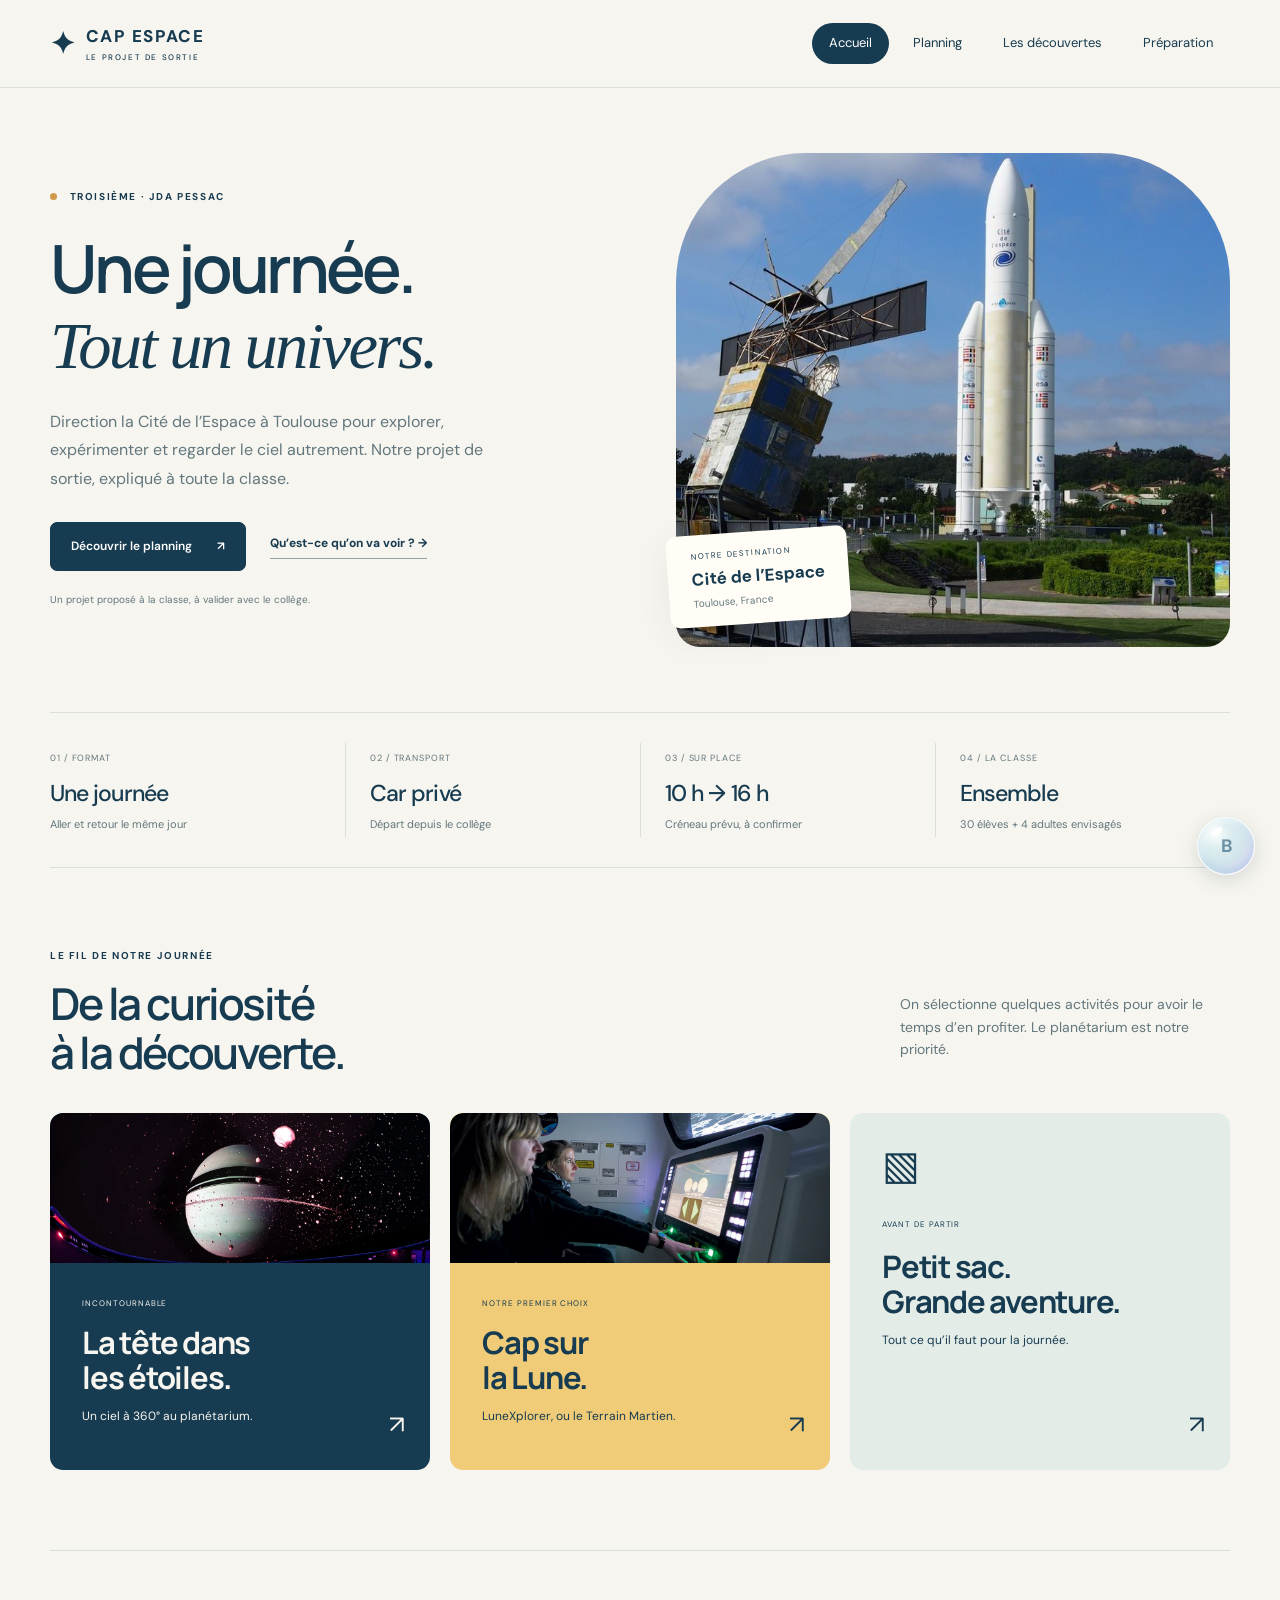
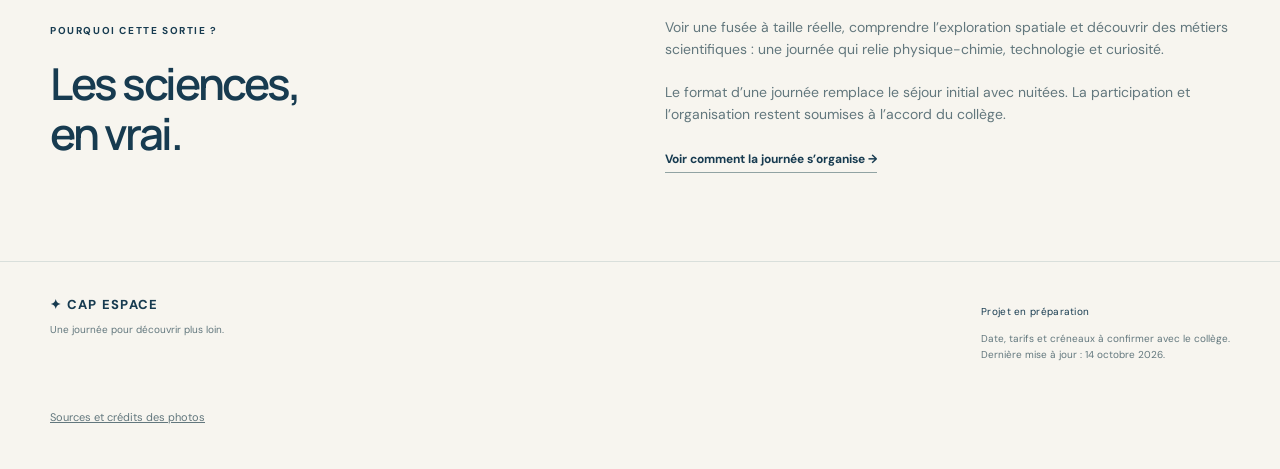
<file: index.html>
<!doctype html><html lang="fr"><head><meta charset="utf-8"><meta name="viewport" content="width=device-width,initial-scale=1"><meta name="theme-color" content="#f7f5ef"><meta name="description" content="Le projet de sortie de troisième à la Cité de l’Espace depuis Pessac : planning, activités et préparation."><title>Accueil · Cap Espace</title><link rel="stylesheet" href="style.css"><script defer src="app.js"></script></head><body><a class="skip" href="#main">Aller au contenu</a><header><div class="header-inner"><a class="brand" href="index.html"><span class="brand-icon">✦</span> CAP ESPACE<span class="brand-sub">LE PROJET DE SORTIE</span></a><button class="menu-toggle" aria-label="Ouvrir la navigation" aria-expanded="false">☰</button><nav aria-label="Navigation principale"><a href="index.html" aria-current="page" >Accueil</a><a href="planning.html" >Planning</a><a href="lieux.html" >Les découvertes</a><a href="preparation.html" >Préparation</a></nav></div></header><main id="main"><section class="hero wrap"><div class="hero-copy"><span class="eyebrow"><span class="dot"></span> TROISIÈME · JDA PESSAC</span><h1>Une journée.<br><em>Tout un univers.</em></h1><p class="lead">Direction la Cité de l’Espace à Toulouse pour explorer, expérimenter et regarder le ciel autrement. Notre projet de sortie, expliqué à toute la classe.</p><div class="actions"><a class="btn primary" href="planning.html">Découvrir le planning <span>↗</span></a><a class="text-link" href="lieux.html">Qu’est-ce qu’on va voir ? →</a></div><p class="small-note">Un projet proposé à la classe, à valider avec le collège.</p></div><div class="hero-art"><img class="hero-photo" src="assets/ariane.jpg" width="1200" height="675" alt="Ariane 5 et les jardins de la Cité de l’Espace" fetchpriority="high" decoding="async"><div class="art-label"><span>NOTRE DESTINATION</span><strong>Cité de l’Espace</strong><span>Toulouse, France</span></div></div></section><section class="facts wrap" aria-label="La sortie en bref"><div><span>01 / FORMAT</span><strong>Une journée</strong><p>Aller et retour le même jour</p></div><div><span>02 / TRANSPORT</span><strong>Car privé</strong><p>Départ depuis le collège</p></div><div><span>03 / SUR PLACE</span><strong>10 h → 16 h</strong><p>Créneau prévu, à confirmer</p></div><div><span>04 / LA CLASSE</span><strong>Ensemble</strong><p>30 élèves + 4 adultes envisagés</p></div></section><section class="wrap section"><div class="section-title"><span class="eyebrow">LE FIL DE NOTRE JOURNÉE</span><h2>De la curiosité<br>à la découverte.</h2><p>On sélectionne quelques activités pour avoir le temps d’en profiter. Le planétarium est notre priorité.</p></div><div class="feature-grid"><a href="lieux.html#planetarium" class="feature navy"><img class="feature-photo" src="assets/planetarium.webp" alt="Le public sous le ciel du planétarium" loading="lazy" decoding="async"><span class="tag">INCONTOURNABLE</span><h3>La tête dans<br>les étoiles.</h3><p>Un ciel à 360° au planétarium.</p><span class="arrow">↗</span></a><a href="lieux.html#lunexplorer" class="feature yellow"><img class="feature-photo" src="assets/lunexplorer.jpg" alt="Les commandes d’une capsule LuneXplorer" loading="lazy" decoding="async"><span class="tag">NOTRE PREMIER CHOIX</span><h3>Cap sur<br>la Lune.</h3><p>LuneXplorer, ou le Terrain Martien.</p><span class="arrow">↗</span></a><a href="preparation.html" class="feature pale"><span class="feature-symbol">▧</span><span class="tag">AVANT DE PARTIR</span><h3>Petit sac.<br>Grande aventure.</h3><p>Tout ce qu’il faut pour la journée.</p><span class="arrow">↗</span></a></div></section><section class="wrap mission"><div><span class="eyebrow">POURQUOI CETTE SORTIE ?</span><h2>Les sciences,<br>en vrai.</h2></div><div><p>Voir une fusée à taille réelle, comprendre l’exploration spatiale et découvrir des métiers scientifiques : une journée qui relie physique-chimie, technologie et curiosité.</p><p>Le format d’une journée remplace le séjour initial avec nuitées. La participation et l’organisation restent soumises à l’accord du collège.</p><a class="text-link" href="planning.html">Voir comment la journée s’organise →</a></div></section></main><footer><div><a class="brand footer-brand" href="index.html">✦ CAP ESPACE</a><p>Une journée pour découvrir plus loin.</p></div><div><span class="footer-status">Projet en préparation</span><p>Date, tarifs et créneaux à confirmer avec le collège.<br>Dernière mise à jour : 14 octobre 2026.</p></div><p class="photo-credits-link"><a href="https://github.com/Bullyinventif/voyage-cite-espace/blob/main/PHOTOS.md" target="_blank" rel="noopener">Sources et crédits des photos</a></p></footer><a class="bubble" href="https://bubble-site.fr" aria-label="Ouvrir Bubble Site"><span class="bubble-shine"></span><span class="bubble-label">B</span><span class="bubble-tip">Un petit détour par Bubble Site ?</span></a><div id="pop-particles" aria-hidden="true"></div></body></html>
</file>
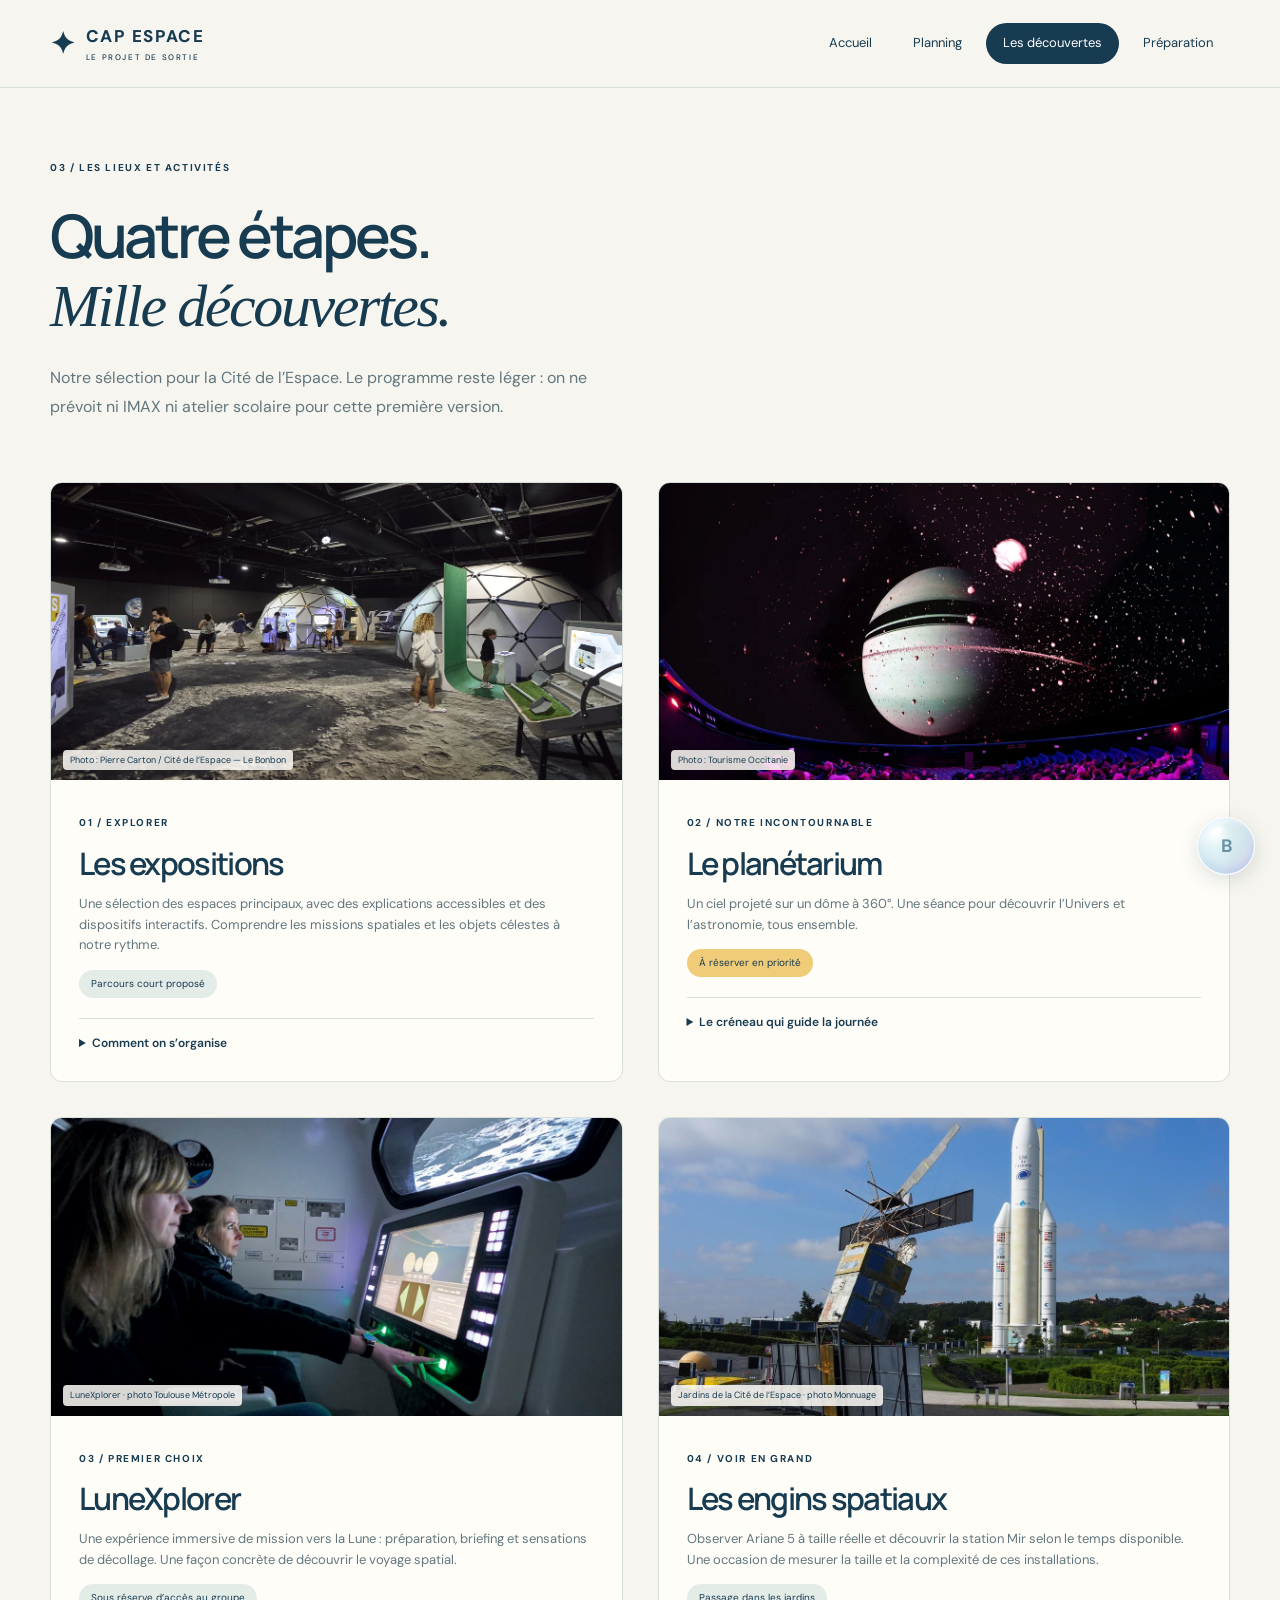
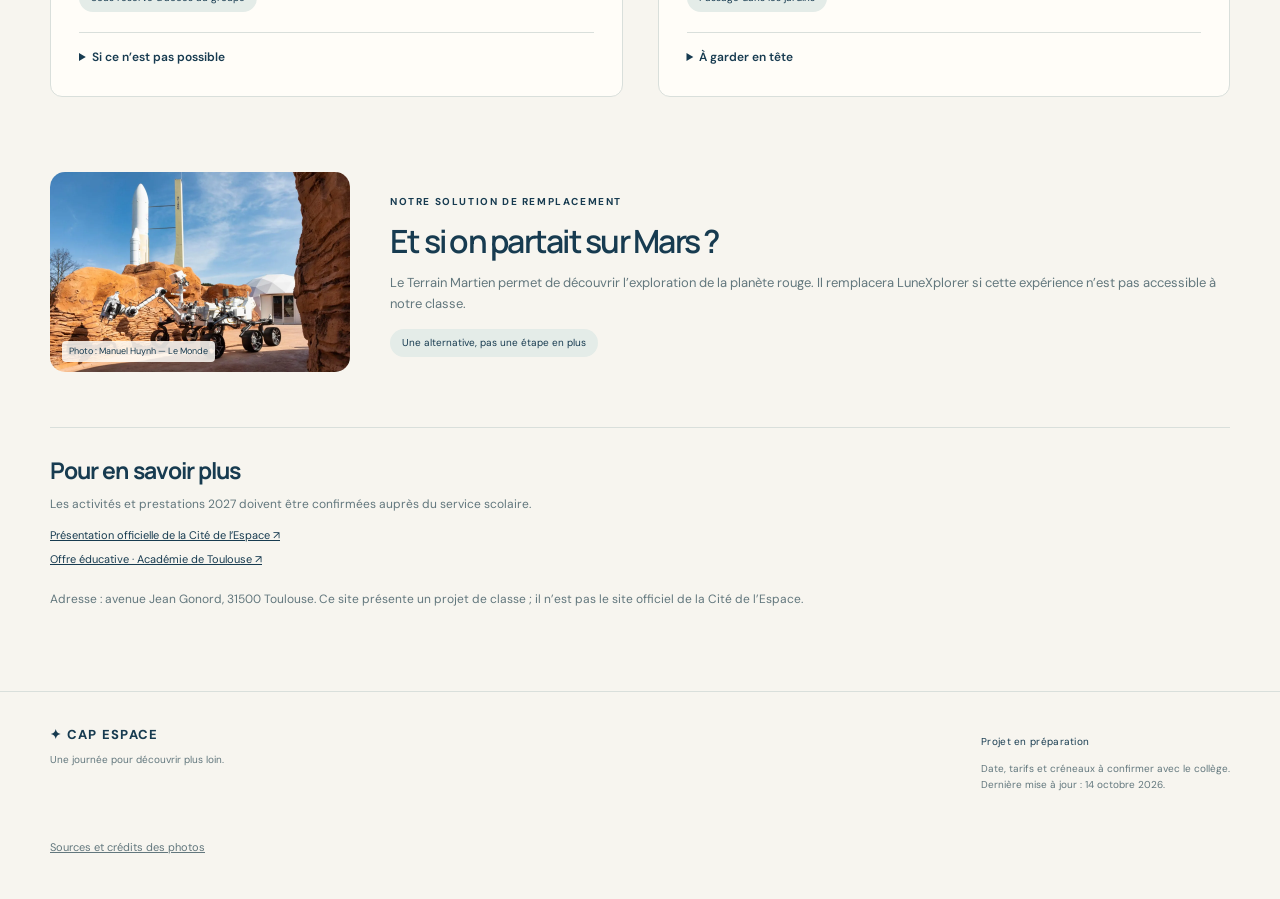
<file: lieux.html>
<!doctype html><html lang="fr"><head><meta charset="utf-8"><meta name="viewport" content="width=device-width,initial-scale=1"><meta name="theme-color" content="#f7f5ef"><meta name="description" content="Le projet de sortie de troisième à la Cité de l’Espace depuis Pessac : planning, activités et préparation."><title>Lieux et activités · Cap Espace</title><link rel="stylesheet" href="style.css"><script defer src="app.js"></script></head><body><a class="skip" href="#main">Aller au contenu</a><header><div class="header-inner"><a class="brand" href="index.html"><span class="brand-icon">✦</span> CAP ESPACE<span class="brand-sub">LE PROJET DE SORTIE</span></a><button class="menu-toggle" aria-label="Ouvrir la navigation" aria-expanded="false">☰</button><nav aria-label="Navigation principale"><a href="index.html" >Accueil</a><a href="planning.html" >Planning</a><a href="lieux.html" aria-current="page" >Les découvertes</a><a href="preparation.html" >Préparation</a></nav></div></header><main id="main"><section class="wrap page-heading"><span class="eyebrow">03 / LES LIEUX ET ACTIVITÉS</span><h1>Quatre étapes.<br><em>Mille découvertes.</em></h1><p class="lead">Notre sélection pour la Cité de l’Espace. Le programme reste léger : on ne prévoit ni IMAX ni atelier scolaire pour cette première version.</p></section><section class="wrap discovery-grid"><article id="expositions" class="discovery"><div class="discovery-media photo"><img src="assets/expositions.webp" width="1200" height="675" alt="Les décors lunaires et les bornes des expositions" loading="lazy" decoding="async"><span class="image-caption">Photo : Pierre Carton / Cité de l’Espace — Le Bonbon</span></div><div class="discovery-body"><span class="eyebrow">01 / EXPLORER</span><h2>Les expositions</h2><p>Une sélection des espaces principaux, avec des explications accessibles et des dispositifs interactifs. Comprendre les missions spatiales et les objets célestes à notre rythme.</p><span class="pill">Parcours court proposé</span><details><summary>Comment on s’organise</summary><p>Un parcours préparé avec les enseignants, en petits groupes encadrés. Les espaces exacts seront choisis selon les expositions ouvertes le jour de la sortie.</p></details></div></article><article id="planetarium" class="discovery"><div class="discovery-media photo"><img src="assets/planetarium.webp" width="1200" height="675" alt="Le public assis sous le dôme du planétarium" loading="lazy" decoding="async"><span class="image-caption">Photo : Tourisme Occitanie</span></div><div class="discovery-body"><span class="eyebrow">02 / NOTRE INCONTOURNABLE</span><h2>Le planétarium</h2><p>Un ciel projeté sur un dôme à 360°. Une séance pour découvrir l’Univers et l’astronomie, tous ensemble.</p><span class="pill priority">À réserver en priorité</span><details><summary>Le créneau qui guide la journée</summary><p>La séance proposée au groupe et sa durée sont à confirmer. Le planning s’organisera autour de cet horaire, avec le temps nécessaire pour entrer et s’installer.</p></details></div></article><article id="lunexplorer" class="discovery"><div class="discovery-media photo"><img src="assets/lunexplorer.jpg" alt="Une capsule et ses commandes dans LuneXplorer" loading="lazy"><span class="image-caption">LuneXplorer · photo Toulouse Métropole</span></div><div class="discovery-body"><span class="eyebrow">03 / PREMIER CHOIX</span><h2>LuneXplorer</h2><p>Une expérience immersive de mission vers la Lune : préparation, briefing et sensations de décollage. Une façon concrète de découvrir le voyage spatial.</p><span class="pill">Sous réserve d’accès au groupe</span><details><summary>Si ce n’est pas possible</summary><p>Le Terrain Martien remplace LuneXplorer. On confirmera les conditions d’accès, le passage du groupe et le temps d’attente avant de fixer le programme.</p></details></div></article><article id="engins" class="discovery"><div class="discovery-media photo"><img src="assets/ariane.jpg" alt="La réplique d’Ariane 5 et un objet spatial dans les jardins de la Cité de l’Espace" loading="lazy"><span class="image-caption">Jardins de la Cité de l’Espace · photo Monnuage</span></div><div class="discovery-body"><span class="eyebrow">04 / VOIR EN GRAND</span><h2>Les engins spatiaux</h2><p>Observer Ariane 5 à taille réelle et découvrir la station Mir selon le temps disponible. Une occasion de mesurer la taille et la complexité de ces installations.</p><span class="pill">Passage dans les jardins</span><details><summary>À garder en tête</summary><p>Ariane 5 est une réplique exposée, pas une attraction dans laquelle on décolle. La visite des modules de Mir dépendra des accès ouverts.</p></details></div></article></section><section id="mars" class="wrap mars-option"><div class="mars-art"><img src="assets/mars.webp" width="1200" height="800" alt="Les rovers sur le Terrain Martien avec Ariane 5 au fond" loading="lazy" decoding="async"><span class="image-caption">Photo : Manuel Huynh — Le Monde</span></div><div><span class="eyebrow">NOTRE SOLUTION DE REMPLACEMENT</span><h2>Et si on partait sur Mars ?</h2><p>Le Terrain Martien permet de découvrir l’exploration de la planète rouge. Il remplacera LuneXplorer si cette expérience n’est pas accessible à notre classe.</p><span class="pill">Une alternative, pas une étape en plus</span></div></section><section class="wrap sources"><h3>Pour en savoir plus</h3><p>Les activités et prestations 2027 doivent être confirmées auprès du service scolaire.</p><a href="https://metropole.toulouse.fr/annuaire/cite-de-lespace" target="_blank" rel="noopener">Présentation officielle de la Cité de l’Espace ↗</a><a href="https://pedagogie.ac-toulouse.fr/daac/cite-de-lespace-toulouse" target="_blank" rel="noopener">Offre éducative · Académie de Toulouse ↗</a><p class="small-note">Adresse : avenue Jean Gonord, 31500 Toulouse. Ce site présente un projet de classe ; il n’est pas le site officiel de la Cité de l’Espace.</p></section></main><footer><div><a class="brand footer-brand" href="index.html">✦ CAP ESPACE</a><p>Une journée pour découvrir plus loin.</p></div><div><span class="footer-status">Projet en préparation</span><p>Date, tarifs et créneaux à confirmer avec le collège.<br>Dernière mise à jour : 14 octobre 2026.</p></div><p class="photo-credits-link"><a href="https://github.com/Bullyinventif/voyage-cite-espace/blob/main/PHOTOS.md" target="_blank" rel="noopener">Sources et crédits des photos</a></p></footer><a class="bubble" href="https://bubble-site.fr" aria-label="Ouvrir Bubble Site"><span class="bubble-shine"></span><span class="bubble-label">B</span><span class="bubble-tip">Un petit détour par Bubble Site ?</span></a><div id="pop-particles" aria-hidden="true"></div></body></html>
</file>
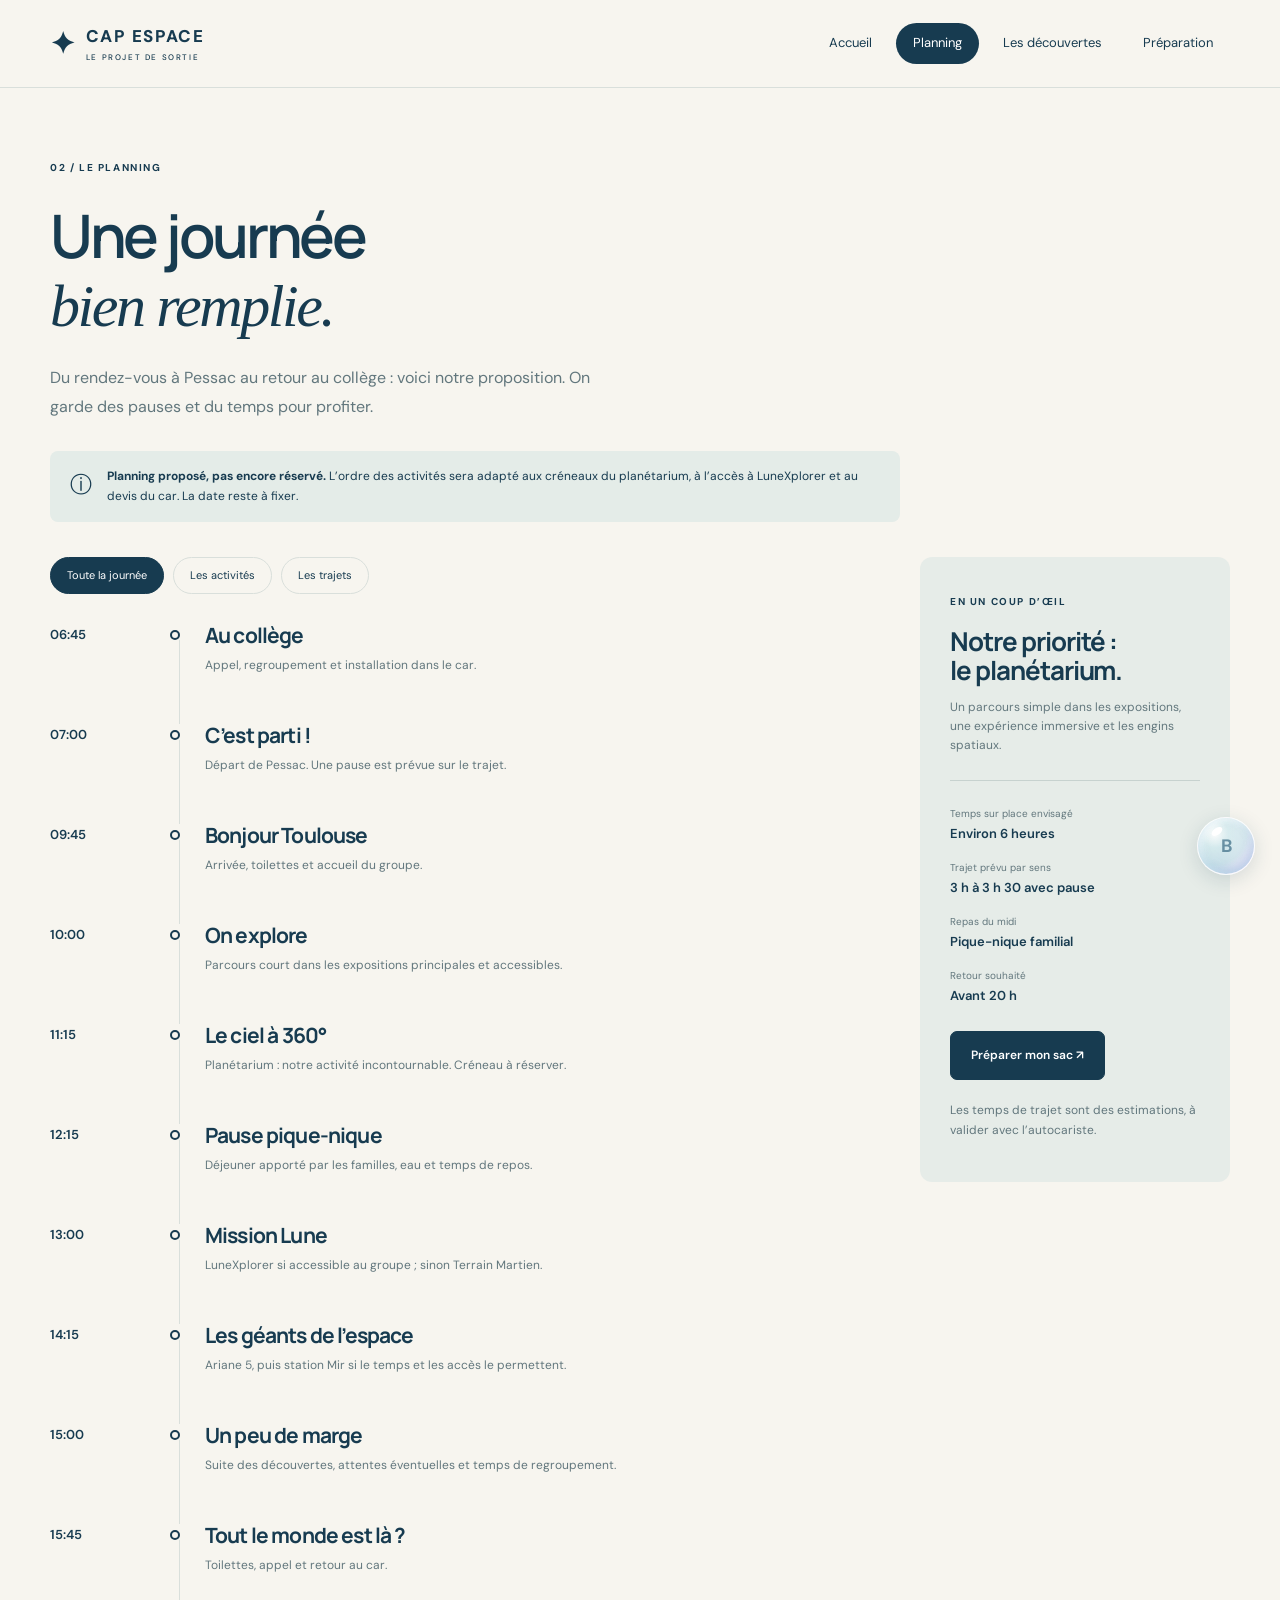
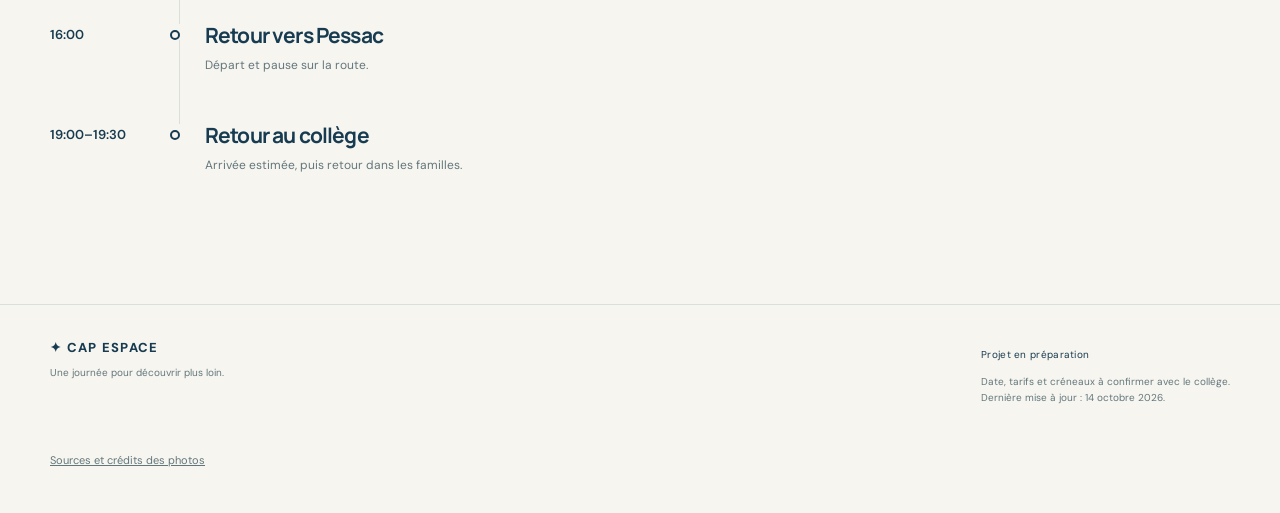
<file: planning.html>
<!doctype html><html lang="fr"><head><meta charset="utf-8"><meta name="viewport" content="width=device-width,initial-scale=1"><meta name="theme-color" content="#f7f5ef"><meta name="description" content="Le projet de sortie de troisième à la Cité de l’Espace depuis Pessac : planning, activités et préparation."><title>Planning · Cap Espace</title><link rel="stylesheet" href="style.css"><script defer src="app.js"></script></head><body><a class="skip" href="#main">Aller au contenu</a><header><div class="header-inner"><a class="brand" href="index.html"><span class="brand-icon">✦</span> CAP ESPACE<span class="brand-sub">LE PROJET DE SORTIE</span></a><button class="menu-toggle" aria-label="Ouvrir la navigation" aria-expanded="false">☰</button><nav aria-label="Navigation principale"><a href="index.html" >Accueil</a><a href="planning.html" aria-current="page" >Planning</a><a href="lieux.html" >Les découvertes</a><a href="preparation.html" >Préparation</a></nav></div></header><main id="main"><section class="wrap page-heading"><span class="eyebrow">02 / LE PLANNING</span><h1>Une journée<br><em>bien remplie.</em></h1><p class="lead">Du rendez-vous à Pessac au retour au collège : voici notre proposition. On garde des pauses et du temps pour profiter.</p><div class="notice"><span>ⓘ</span><p><strong>Planning proposé, pas encore réservé.</strong> L’ordre des activités sera adapté aux créneaux du planétarium, à l’accès à LuneXplorer et au devis du car. La date reste à fixer.</p></div></section><section class="wrap planning-layout"><div><div class="filters" role="group" aria-label="Afficher les étapes"><button class="active" data-filter="all">Toute la journée</button><button data-filter="visit">Les activités</button><button data-filter="route">Les trajets</button></div><ol class="timeline"><li data-type="route"><div class="time">06:45</div><div class="timeline-dot"></div><div class="timeline-content"><h3>Au collège</h3><p>Appel, regroupement et installation dans le car.</p></div></li><li data-type="route"><div class="time">07:00</div><div class="timeline-dot"></div><div class="timeline-content"><h3>C’est parti !</h3><p>Départ de Pessac. Une pause est prévue sur le trajet.</p></div></li><li data-type="route"><div class="time">09:45</div><div class="timeline-dot"></div><div class="timeline-content"><h3>Bonjour Toulouse</h3><p>Arrivée, toilettes et accueil du groupe.</p></div></li><li data-type="visit"><div class="time">10:00</div><div class="timeline-dot"></div><div class="timeline-content"><h3>On explore</h3><p>Parcours court dans les expositions principales et accessibles.</p></div></li><li data-type="visit"><div class="time">11:15</div><div class="timeline-dot"></div><div class="timeline-content"><h3>Le ciel à 360°</h3><p>Planétarium : notre activité incontournable. Créneau à réserver.</p></div></li><li data-type="meal"><div class="time">12:15</div><div class="timeline-dot"></div><div class="timeline-content"><h3>Pause pique-nique</h3><p>Déjeuner apporté par les familles, eau et temps de repos.</p></div></li><li data-type="visit"><div class="time">13:00</div><div class="timeline-dot"></div><div class="timeline-content"><h3>Mission Lune</h3><p>LuneXplorer si accessible au groupe ; sinon Terrain Martien.</p></div></li><li data-type="visit"><div class="time">14:15</div><div class="timeline-dot"></div><div class="timeline-content"><h3>Les géants de l’espace</h3><p>Ariane 5, puis station Mir si le temps et les accès le permettent.</p></div></li><li data-type="visit"><div class="time">15:00</div><div class="timeline-dot"></div><div class="timeline-content"><h3>Un peu de marge</h3><p>Suite des découvertes, attentes éventuelles et temps de regroupement.</p></div></li><li data-type="route"><div class="time">15:45</div><div class="timeline-dot"></div><div class="timeline-content"><h3>Tout le monde est là ?</h3><p>Toilettes, appel et retour au car.</p></div></li><li data-type="route"><div class="time">16:00</div><div class="timeline-dot"></div><div class="timeline-content"><h3>Retour vers Pessac</h3><p>Départ et pause sur la route.</p></div></li><li data-type="route"><div class="time">19:00–19:30</div><div class="timeline-dot"></div><div class="timeline-content"><h3>Retour au collège</h3><p>Arrivée estimée, puis retour dans les familles.</p></div></li></ol></div><aside class="plan-aside"><span class="eyebrow">EN UN COUP D’ŒIL</span><h3>Notre priorité :<br>le planétarium.</h3><p>Un parcours simple dans les expositions, une expérience immersive et les engins spatiaux.</p><hr><dl><dt>Temps sur place envisagé</dt><dd>Environ 6 heures</dd><dt>Trajet prévu par sens</dt><dd>3 h à 3 h 30 avec pause</dd><dt>Repas du midi</dt><dd>Pique-nique familial</dd><dt>Retour souhaité</dt><dd>Avant 20 h</dd></dl><a href="preparation.html" class="btn primary">Préparer mon sac ↗</a><p class="small-note">Les temps de trajet sont des estimations, à valider avec l’autocariste.</p></aside></section></main><footer><div><a class="brand footer-brand" href="index.html">✦ CAP ESPACE</a><p>Une journée pour découvrir plus loin.</p></div><div><span class="footer-status">Projet en préparation</span><p>Date, tarifs et créneaux à confirmer avec le collège.<br>Dernière mise à jour : 14 octobre 2026.</p></div><p class="photo-credits-link"><a href="https://github.com/Bullyinventif/voyage-cite-espace/blob/main/PHOTOS.md" target="_blank" rel="noopener">Sources et crédits des photos</a></p></footer><a class="bubble" href="https://bubble-site.fr" aria-label="Ouvrir Bubble Site"><span class="bubble-shine"></span><span class="bubble-label">B</span><span class="bubble-tip">Un petit détour par Bubble Site ?</span></a><div id="pop-particles" aria-hidden="true"></div></body></html>
</file>
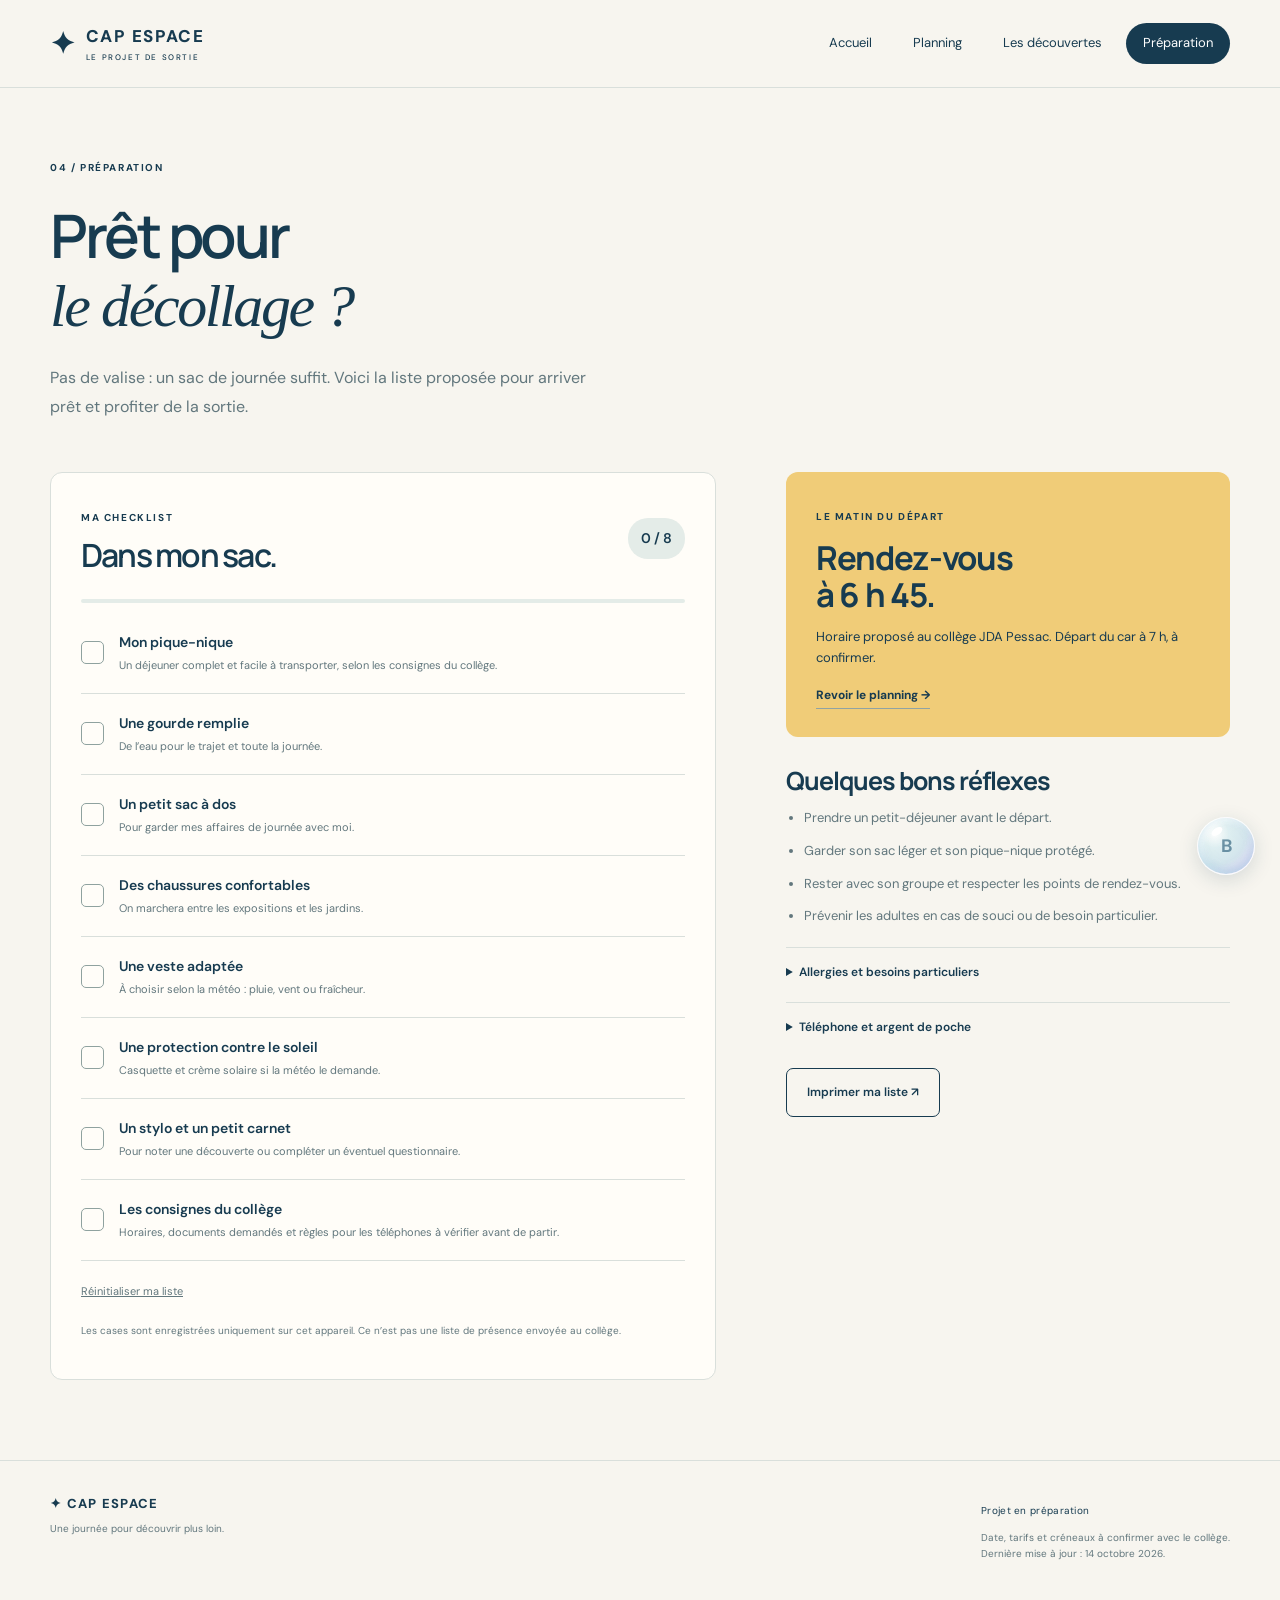
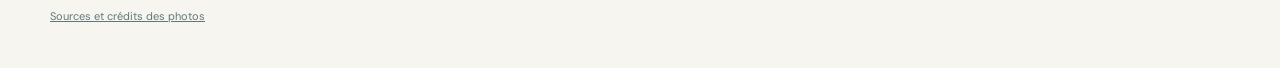
<file: preparation.html>
<!doctype html><html lang="fr"><head><meta charset="utf-8"><meta name="viewport" content="width=device-width,initial-scale=1"><meta name="theme-color" content="#f7f5ef"><meta name="description" content="Le projet de sortie de troisième à la Cité de l’Espace depuis Pessac : planning, activités et préparation."><title>Préparation · Cap Espace</title><link rel="stylesheet" href="style.css"><script defer src="app.js"></script></head><body><a class="skip" href="#main">Aller au contenu</a><header><div class="header-inner"><a class="brand" href="index.html"><span class="brand-icon">✦</span> CAP ESPACE<span class="brand-sub">LE PROJET DE SORTIE</span></a><button class="menu-toggle" aria-label="Ouvrir la navigation" aria-expanded="false">☰</button><nav aria-label="Navigation principale"><a href="index.html" >Accueil</a><a href="planning.html" >Planning</a><a href="lieux.html" >Les découvertes</a><a href="preparation.html" aria-current="page" >Préparation</a></nav></div></header><main id="main"><section class="wrap page-heading"><span class="eyebrow">04 / PRÉPARATION</span><h1>Prêt pour<br><em>le décollage ?</em></h1><p class="lead">Pas de valise : un sac de journée suffit. Voici la liste proposée pour arriver prêt et profiter de la sortie.</p></section><section class="wrap prep-layout"><div class="packing"><div class="packing-head"><div><span class="eyebrow">MA CHECKLIST</span><h2>Dans mon sac.</h2></div><span id="pack-count" aria-live="polite">0 / 8</span></div><div class="progress-track"><div id="pack-progress"></div></div><label class="check-item"><input type="checkbox" data-pack="sandwich"><span class="check-box"></span><span><strong>Mon pique-nique</strong><small>Un déjeuner complet et facile à transporter, selon les consignes du collège.</small></span></label><label class="check-item"><input type="checkbox" data-pack="water"><span class="check-box"></span><span><strong>Une gourde remplie</strong><small>De l’eau pour le trajet et toute la journée.</small></span></label><label class="check-item"><input type="checkbox" data-pack="bag"><span class="check-box"></span><span><strong>Un petit sac à dos</strong><small>Pour garder mes affaires de journée avec moi.</small></span></label><label class="check-item"><input type="checkbox" data-pack="shoes"><span class="check-box"></span><span><strong>Des chaussures confortables</strong><small>On marchera entre les expositions et les jardins.</small></span></label><label class="check-item"><input type="checkbox" data-pack="jacket"><span class="check-box"></span><span><strong>Une veste adaptée</strong><small>À choisir selon la météo : pluie, vent ou fraîcheur.</small></span></label><label class="check-item"><input type="checkbox" data-pack="hat"><span class="check-box"></span><span><strong>Une protection contre le soleil</strong><small>Casquette et crème solaire si la météo le demande.</small></span></label><label class="check-item"><input type="checkbox" data-pack="pen"><span class="check-box"></span><span><strong>Un stylo et un petit carnet</strong><small>Pour noter une découverte ou compléter un éventuel questionnaire.</small></span></label><label class="check-item"><input type="checkbox" data-pack="ticket"><span class="check-box"></span><span><strong>Les consignes du collège</strong><small>Horaires, documents demandés et règles pour les téléphones à vérifier avant de partir.</small></span></label><button class="reset-btn" id="reset-pack">Réinitialiser ma liste</button><p class="small-note">Les cases sont enregistrées uniquement sur cet appareil. Ce n’est pas une liste de présence envoyée au collège.</p></div><aside class="preparation-aside"><div class="yellow-note"><span class="eyebrow">LE MATIN DU DÉPART</span><h3>Rendez-vous<br>à 6 h 45.</h3><p>Horaire proposé au collège JDA Pessac. Départ du car à 7 h, à confirmer.</p><a href="planning.html" class="text-link">Revoir le planning →</a></div><h3>Quelques bons réflexes</h3><ul class="simple-list"><li>Prendre un petit-déjeuner avant le départ.</li><li>Garder son sac léger et son pique-nique protégé.</li><li>Rester avec son groupe et respecter les points de rendez-vous.</li><li>Prévenir les adultes en cas de souci ou de besoin particulier.</li></ul><details><summary>Allergies et besoins particuliers</summary><p>Les familles transmettent ces informations directement aux adultes responsables, selon la procédure du collège. Aucune information de santé n’est collectée sur ce site.</p></details><details><summary>Téléphone et argent de poche</summary><p>Les règles seront précisées par le collège. Les souvenirs et achats personnels ne sont pas inclus dans le projet de budget.</p></details><button class="btn secondary" id="print-list">Imprimer ma liste ↗</button></aside></section></main><footer><div><a class="brand footer-brand" href="index.html">✦ CAP ESPACE</a><p>Une journée pour découvrir plus loin.</p></div><div><span class="footer-status">Projet en préparation</span><p>Date, tarifs et créneaux à confirmer avec le collège.<br>Dernière mise à jour : 14 octobre 2026.</p></div><p class="photo-credits-link"><a href="https://github.com/Bullyinventif/voyage-cite-espace/blob/main/PHOTOS.md" target="_blank" rel="noopener">Sources et crédits des photos</a></p></footer><a class="bubble" href="https://bubble-site.fr" aria-label="Ouvrir Bubble Site"><span class="bubble-shine"></span><span class="bubble-label">B</span><span class="bubble-tip">Un petit détour par Bubble Site ?</span></a><div id="pop-particles" aria-hidden="true"></div></body></html>
</file>
<file: style.css>
@import url('https://fonts.googleapis.com/css2?family=DM+Sans:wght@400;500;600;700&family=Manrope:wght@400;500;600;700;800&display=swap');
:root{--paper:#f7f5ef;--navy:#173b50;--muted:#62777d;--yellow:#f0cc78;--line:#d9dfdb;--mint:#e4ece8}*{box-sizing:border-box}html{scroll-behavior:smooth;scroll-padding-top:110px}body{margin:0;background:var(--paper);color:var(--navy);font-family:'DM Sans',sans-serif;line-height:1.6}a{color:inherit;text-decoration:none}button,input{font:inherit}button,a,input,summary{-webkit-tap-highlight-color:transparent}button{cursor:pointer}a:focus-visible,button:focus-visible,summary:focus-visible,input:focus-visible{outline:3px solid #b87448;outline-offset:5px}.wrap{max-width:1200px;width:calc(100% - 100px);margin:0 auto}header{border-bottom:1px solid var(--line);background:#f7f5eff2;position:sticky;top:0;z-index:30;backdrop-filter:blur(16px)}.header-inner{max-width:1300px;margin:auto;padding:23px 50px;display:flex;align-items:center;justify-content:space-between;gap:20px}.brand{font-weight:800;letter-spacing:.1em;font-size:17px;display:grid;grid-template-columns:auto auto;column-gap:9px;line-height:1.3;align-items:center}.brand-icon{font-size:30px;grid-row:span 2}.brand-sub{font-size:8px;letter-spacing:.2em;font-weight:500;margin-top:4px}nav{display:flex;gap:7px}nav a{font-size:13px;padding:10px 17px;border-radius:30px}nav a:hover,nav a[aria-current]{background:var(--navy);color:white}.menu-toggle{display:none;border:0;background:none;color:var(--navy);font-size:25px}.hero{display:grid;grid-template-columns:1.05fr 1fr;gap:45px;align-items:center;padding-top:65px;padding-bottom:65px}.eyebrow{font-size:10px;font-weight:700;letter-spacing:.16em;text-transform:uppercase}.dot{width:7px;height:7px;display:inline-block;background:#d1994c;border-radius:100%;margin-right:9px}h1,h2,h3{font-family:'Manrope',sans-serif;line-height:1.12;letter-spacing:-.055em;margin:0}h1{font-size:clamp(42px,5.2vw,72px);font-weight:600;margin:24px 0}h1 em,h2 em{font-family:Georgia,serif;font-weight:400;letter-spacing:-.04em}h2{font-size:44px;font-weight:600}h3{font-size:25px;letter-spacing:-.04em}.lead{font-size:16px;max-width:570px;color:var(--muted);line-height:1.8}.hero-copy .lead{max-width:450px}.actions{display:flex;align-items:center;gap:24px;flex-wrap:wrap;margin-top:28px}.btn{display:inline-flex;align-items:center;justify-content:space-between;gap:25px;border-radius:7px;padding:14px 20px;font-weight:600;font-size:12px;border:1px solid var(--navy);transition:transform .2s,background .2s}.btn:hover{transform:translateY(-3px)}.primary{background:var(--navy);color:white}.secondary{background:transparent;color:var(--navy)}.text-link{font-size:12px;font-weight:700;border-bottom:1px solid #91a3a3;padding-bottom:5px}.small-note{font-size:10px;color:var(--muted);line-height:1.6;margin-top:21px}.hero-art{position:relative}.rocket-scene{width:100%;display:block;max-height:540px;animation:float 8s ease-in-out infinite}.art-label{position:absolute;bottom:30px;left:16px;background:#fffdf5;border-radius:10px;box-shadow:0 8px 35px #173b5012;padding:15px 24px;display:grid;gap:3px;transform:rotate(-4deg)}.art-label span:first-child{font-size:8px;letter-spacing:.15em}.art-label strong{font-size:17px}.art-label span:last-child{font-size:10px;color:var(--muted)}.facts{display:grid;grid-template-columns:repeat(4,1fr);border-top:1px solid var(--line);border-bottom:1px solid var(--line);padding:30px 0}.facts>div{padding:0 24px;border-left:1px solid var(--line)}.facts>div:first-child{border:0;padding-left:0}.facts span{font-size:9px;letter-spacing:.1em;color:var(--muted)}.facts strong{display:block;margin-top:6px;font-size:23px;font-weight:500;letter-spacing:-.04em}.facts p{font-size:11px;margin:4px 0;color:var(--muted)}.section{padding:80px 0}.section-title{display:grid;grid-template-columns:1fr 1fr;gap:15px 45px;margin-bottom:35px}.section-title>.eyebrow{grid-column:span 2}.section-title p{max-width:330px;justify-self:end;color:var(--muted);font-size:14px}.feature-grid{display:grid;grid-template-columns:repeat(3,1fr);gap:20px}.feature{padding:32px;border-radius:13px;min-height:285px;position:relative;transition:transform .3s}.feature:hover{transform:translateY(-5px)}.navy{background:var(--navy);color:var(--paper)}.yellow{background:var(--yellow)}.pale{background:var(--mint)}.feature-symbol{font-size:40px;display:block;margin-bottom:24px;line-height:1}.tag{font-size:8px;letter-spacing:.12em}.feature h3{font-size:31px;margin-top:15px}.feature p{font-size:12px}.arrow{position:absolute;right:25px;bottom:25px;font-size:25px}.mission{border-top:1px solid var(--line);padding:65px 0 90px;display:grid;grid-template-columns:1fr 1fr;gap:50px}.mission h2{margin-top:18px}.mission p{font-size:14px;color:var(--muted);margin-top:0;margin-bottom:20px}.page-heading{padding-top:65px;padding-bottom:35px}.page-heading h1{font-size:60px}.notice{background:var(--mint);padding:16px 20px;border-radius:8px;display:flex;gap:15px;margin-top:30px;max-width:850px}.notice p{font-size:12px;margin:0}.notice>span{font-size:22px}.planning-layout{display:grid;grid-template-columns:1fr 310px;gap:75px;padding-bottom:80px;align-items:start}.filters{display:flex;gap:9px;margin-bottom:30px;flex-wrap:wrap}.filters button{border:1px solid var(--line);background:transparent;color:var(--navy);padding:9px 16px;border-radius:30px;font-size:11px}.filters button.active{background:var(--navy);color:white;border-color:var(--navy)}.timeline{list-style:none;padding:0;margin:0}.timeline li{display:grid;grid-template-columns:105px 20px 1fr;gap:15px;position:relative;min-height:100px}.timeline li:before{content:'';position:absolute;left:129px;width:1px;background:var(--line);top:16px;bottom:0}.timeline li:last-child:before{display:none}.time{font-weight:600;font-size:13px;line-height:1.3;padding-top:3px}.timeline-dot{width:10px;height:10px;border:2px solid var(--navy);border-radius:50%;background:var(--paper);margin-top:6px;position:relative;z-index:2}.timeline-content{padding-bottom:30px}.timeline-content h3{font-size:21px}.timeline-content p{font-size:12px;color:var(--muted);margin:8px 0 0}.plan-aside{background:#e6ece8;padding:30px;border-radius:12px;position:sticky;top:120px}.plan-aside h3{margin-top:15px;font-size:26px}.plan-aside p{font-size:12px;color:var(--muted)}hr{border:0;border-top:1px solid #c7d2cf;margin:25px 0}dl{margin:0 0 25px}dt{font-size:10px;color:var(--muted);margin-top:15px}dd{margin:2px 0 0;font-size:13px;font-weight:600}.discovery-grid{display:grid;grid-template-columns:repeat(2,1fr);gap:35px;padding-top:10px}.discovery{background:#fffdf8;border:1px solid var(--line);border-radius:12px;overflow:hidden;scroll-margin-top:120px}.discovery-media{position:relative;aspect-ratio:1.92;background:var(--mint);overflow:hidden}.discovery-media svg,.discovery-media img{width:100%;height:100%;object-fit:cover;display:block}.image-caption{position:absolute;bottom:10px;left:12px;font-size:8px;padding:4px 7px;border-radius:4px;background:#fffdf8d9;color:var(--navy)}.missing:before{content:'✦';display:grid;place-items:center;position:absolute;inset:0;font-size:70px}.discovery-body{padding:28px}.discovery-body h2{font-size:31px;margin:12px 0}.discovery-body p{font-size:13px;color:var(--muted)}.pill{display:inline-block;background:var(--mint);border-radius:25px;padding:6px 12px;font-size:10px}.pill.priority{background:var(--yellow)}details{border-top:1px solid var(--line);padding-top:15px;margin-top:20px;font-size:12px}summary{cursor:pointer;font-weight:600}details p{line-height:1.7}.mars-option{display:grid;grid-template-columns:300px 1fr;gap:40px;align-items:center;padding:55px 0;margin-top:20px}.mars-art svg{width:100%;border-radius:15px}.mars-option h2{font-size:32px;margin:12px 0}.mars-option p{font-size:13px;color:var(--muted)}.sources{border-top:1px solid var(--line);padding:30px 0 70px}.sources h3{font-size:23px}.sources p{font-size:12px;color:var(--muted)}.sources a{display:block;font-size:11px;text-decoration:underline;margin-top:7px}.prep-layout{display:grid;grid-template-columns:1.2fr .8fr;gap:70px;padding-bottom:80px}.packing{background:#fffdf8;border:1px solid var(--line);padding:30px;border-radius:12px}.packing-head{display:flex;align-items:center;justify-content:space-between}.packing h2{font-size:32px;margin-top:9px}#pack-count{font-size:14px;font-weight:600;background:var(--mint);padding:9px 13px;border-radius:20px}.progress-track{height:4px;background:var(--mint);border-radius:4px;margin:25px 0 10px}#pack-progress{height:100%;background:#d6a34d;transition:width .3s;width:0}.check-item{display:flex;align-items:center;gap:15px;padding:18px 0;border-bottom:1px solid var(--line);cursor:pointer;position:relative}.check-item input{position:absolute;opacity:0;width:25px;height:25px}.check-box{width:23px;height:23px;border:1px solid #8fa29f;border-radius:5px;flex-shrink:0;display:grid;place-items:center}.check-item input:checked+.check-box{background:var(--navy);border-color:var(--navy)}.check-item input:checked+.check-box:after{content:'✓';color:white;font-size:14px}.check-item input:focus-visible+.check-box{outline:3px solid #b87448;outline-offset:3px}.check-item strong{display:block;font-size:14px;font-weight:600}.check-item small{font-size:11px;color:var(--muted);display:block;margin-top:4px}.check-item input:checked~span:last-child{opacity:.5}.reset-btn{background:none;border:0;padding:0;margin-top:22px;color:var(--muted);font-size:11px;text-decoration:underline}.yellow-note{padding:30px;background:var(--yellow);border-radius:12px;margin-bottom:30px}.yellow-note h3{font-size:33px;margin-top:12px}.yellow-note p{font-size:13px}.simple-list{padding-left:18px;font-size:13px;color:var(--muted)}.simple-list li{margin-bottom:12px}.preparation-aside>.btn{margin-top:30px}footer{border-top:1px solid var(--line);padding:35px 50px;display:flex;justify-content:space-between;gap:30px;max-width:1300px;margin:auto}.footer-brand{display:block;font-size:13px}footer p{font-size:10px;color:var(--muted);margin:8px 0}.footer-status{font-size:10px;letter-spacing:.03em}.bubble{position:fixed;right:25px;bottom:25px;width:58px;height:58px;border-radius:50%;border:1px solid #ffffffd9;background:radial-gradient(circle at 30% 28%,#ffffffdd 0%,#bbe5f36b 25%,#92c7e75c 55%,#cfc1fa8c 80%,#ffffff9c);box-shadow:inset 0 -3px 9px #89bed58c,inset 3px 2px 6px white,0 5px 20px #173b5026;z-index:50;display:grid;place-items:center;backdrop-filter:blur(5px);transition:transform .2s;animation:float 5s ease-in-out infinite}.bubble:hover{transform:scale(1.1)}.bubble-label{font-size:18px;font-weight:700;color:#356781b0}.bubble-shine{position:absolute;top:10px;left:13px;width:12px;height:7px;border-radius:50%;background:white;transform:rotate(-35deg)}.bubble-tip{position:absolute;bottom:70px;right:0;white-space:nowrap;padding:7px 12px;background:var(--navy);color:white;border-radius:7px;font-size:10px;opacity:0;pointer-events:none;transition:opacity .2s}.bubble:hover .bubble-tip,.bubble:focus-visible .bubble-tip{opacity:1}.bubble.popping{animation:pop .35s forwards;pointer-events:none}.particle{position:fixed;border-radius:50%;background:#b7ddec;border:1px solid #fff;z-index:51;pointer-events:none;animation:particle .6s ease-out forwards;transform:translate(-50%,-50%)}.skip{position:fixed;top:-60px;left:10px;background:var(--navy);color:white;padding:10px;z-index:100}.skip:focus{top:10px}[hidden]{display:none!important}@keyframes float{0%,100%{translate:0 0}50%{translate:0 -7px}}@keyframes pop{0%{scale:1}45%{scale:1.35;opacity:.8}100%{scale:1.6;opacity:0}}@keyframes particle{to{translate:var(--dx) var(--dy);opacity:0;scale:.25}}@media(max-width:900px){.wrap{width:calc(100% - 48px)}.header-inner{padding:20px 24px}nav a{padding:9px 11px}.hero{gap:20px}.actions{gap:15px}.feature{padding:25px}.planning-layout{gap:35px;grid-template-columns:1fr 270px}.prep-layout{gap:30px}.mars-option{grid-template-columns:250px 1fr}}@media(max-width:650px){.menu-toggle{display:block}.header-inner{position:relative}nav{display:none;position:absolute;top:83px;left:0;right:0;background:var(--paper);padding:15px 24px;border-bottom:1px solid var(--line);flex-wrap:wrap}nav.open{display:flex}.hero{grid-template-columns:1fr;padding-top:40px;padding-bottom:40px}.hero h1{font-size:53px}.hero-art{max-width:440px;justify-self:center}.hero-copy .lead{max-width:none}.facts{grid-template-columns:1fr 1fr;gap:25px;padding:25px 0}.facts>div:nth-child(3){border:0;padding-left:0}.facts strong{font-size:21px}.section{padding:50px 0}.section-title{display:block}.section-title h2{font-size:36px;margin-top:16px}.section-title p{max-width:none}.feature-grid{grid-template-columns:1fr}.feature{min-height:240px}.feature-symbol{position:absolute;right:30px;top:30px;font-size:50px}.feature h3{margin-top:30px}.mission{grid-template-columns:1fr;gap:25px;padding:40px 0 55px}.mission h2{font-size:37px}.page-heading{padding-top:40px}.page-heading h1{font-size:44px}.planning-layout,.prep-layout{grid-template-columns:1fr;gap:30px}.plan-aside{position:static}.timeline li{grid-template-columns:85px 15px 1fr;gap:12px}.timeline li:before{left:101px}.time{font-size:12px}.discovery-grid{grid-template-columns:1fr;gap:25px}.discovery-body{padding:24px}.mars-option{grid-template-columns:1fr;gap:20px}.mars-art{max-width:300px}.packing{padding:22px}.packing h2{font-size:28px}footer{padding:30px 24px 100px;flex-direction:column}.bubble{right:18px;bottom:18px;width:53px;height:53px}}@media(prefers-reduced-motion:reduce){html{scroll-behavior:auto}*,*:before,*:after{animation:none!important;transition:none!important}.bubble.popping{opacity:0}}@media print{header,footer,.bubble,.filters,.reset-btn,#print-list,.preparation-aside{display:none}.wrap{width:100%}.prep-layout{display:block}.packing{border:0}.page-heading{padding:0}.page-heading h1{font-size:30px}.packing .small-note{display:none}body{background:white}.check-item{break-inside:avoid}.check-item input:checked~span:last-child{opacity:1}}
/* Confort tactile et lecture sur téléphone. */
@media(max-width:650px){
 body{font-size:15px;overflow-wrap:break-word}
 .wrap{width:calc(100% - 40px)}
 .header-inner{padding:18px 20px;min-height:82px}
 .menu-toggle{min-width:44px;min-height:44px;border-radius:8px}
 nav{top:82px;padding:12px 20px;gap:8px}
 nav a{min-height:44px;display:flex;align-items:center;font-size:14px;padding:10px 15px}
 .btn{min-height:48px;font-size:14px;padding:14px 18px}
 .text-link{display:inline-block;font-size:14px;padding:10px 0}
 .hero h1{font-size:clamp(42px,12vw,53px)}
 .hero-copy .lead,.page-heading .lead{font-size:16px;line-height:1.75}
 .small-note{font-size:12px}
 .facts span{font-size:10px}.facts p{font-size:12px}
 .feature p,.mission p,.discovery-body p,.mars-option p,.sources p{font-size:14px}
 .feature .tag{font-size:10px}.pill{font-size:12px;padding:8px 12px}
 .notice p{font-size:13px}.filters button{min-height:44px;font-size:12px;padding:10px 14px}
 .timeline li{grid-template-columns:80px 12px 1fr;gap:10px}
 .timeline li:before{left:95px}
 .timeline-content h3{font-size:21px;line-height:1.2}
 .timeline-content p{font-size:14px;line-height:1.65}
 .time{font-size:12px}.plan-aside p{font-size:14px}dt{font-size:12px}dd{font-size:15px}
 .check-item{min-height:74px;padding:18px 0;gap:13px}
 .check-box{width:27px;height:27px}
 .check-item input{width:32px;height:44px}
 .check-item strong{font-size:16px}.check-item small{font-size:13px;line-height:1.6}
 .reset-btn{min-height:44px;font-size:13px}
 .yellow-note p,.simple-list{font-size:14px}
 details{font-size:14px}summary{min-height:44px;display:list-item;padding:6px 0}
 .sources a{font-size:13px;min-height:44px;padding:8px 0}
 footer p,.footer-status{font-size:12px}
 .bubble{right:max(16px,env(safe-area-inset-right));bottom:max(16px,env(safe-area-inset-bottom))}
 .bubble-tip{display:none}
}

/* Photos de la Cité de l’Espace. */
.hero-photo{display:block;width:100%;aspect-ratio:1.12;height:auto;object-fit:cover;object-position:72% center;border-radius:130px 130px 24px 24px;max-height:530px}
.hero-art{width:100%}.hero-art .art-label{bottom:24px;left:-8px}
.mars-art{position:relative;border-radius:15px;overflow:hidden}.mars-art img{display:block;width:100%;height:auto;aspect-ratio:1.5;object-fit:cover}
.image-caption{max-width:calc(100% - 24px);line-height:1.4;font-size:9px}
.feature-photo{display:block;width:calc(100% + 64px);height:150px;object-fit:cover;margin:-32px -32px 25px;border-radius:13px 13px 0 0}
.feature:has(.feature-photo){overflow:hidden}.feature:has(.feature-photo) h3{margin-top:12px}
.photo-credits-link{flex-basis:100%;font-size:11px}.photo-credits-link a{text-decoration:underline}footer{flex-wrap:wrap}
@media(max-width:900px){.feature-photo{width:calc(100% + 50px);margin:-25px -25px 22px}}
@media(max-width:650px){.hero-photo{aspect-ratio:1.25;border-radius:90px 90px 18px 18px}.hero-art .art-label{left:6px;bottom:15px}.feature-photo{height:180px}.image-caption{font-size:10px}.mars-art{max-width:none}.photo-credits-link{margin:0}.feature:has(.feature-photo){padding-bottom:40px}}
</file>
